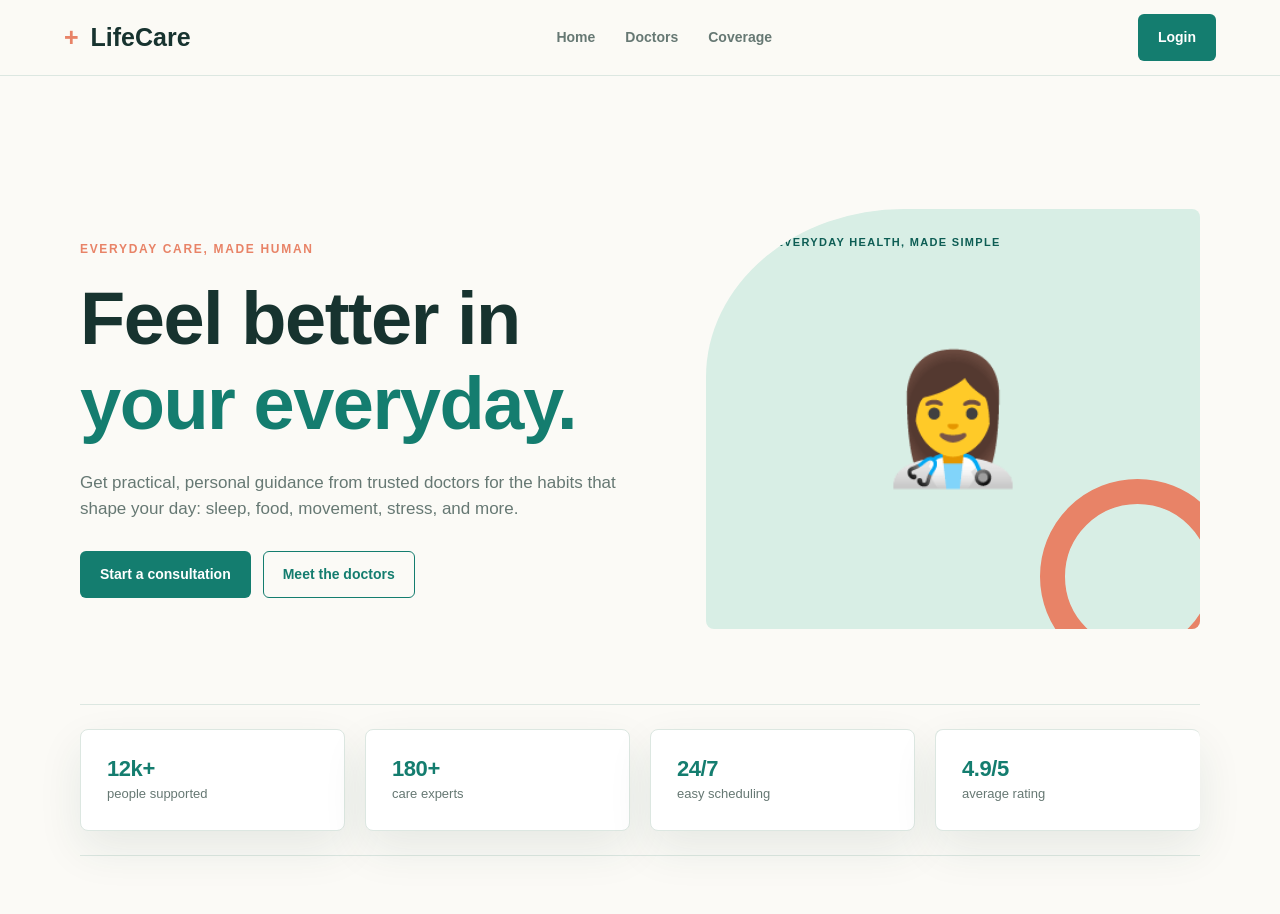
<file: index.html>
<!DOCTYPE html>
<html lang="en">

<head>
    <meta charset="UTF-8">
    <meta name="viewport" content="width=device-width, initial-scale=1">

    <title>LifeCare | Everyday health guidance</title>

    <link rel="stylesheet" href="assets/css/style.css">
</head>

<body>

    <nav class="navbar">

        <a href="index.html" class="logo">
            LifeCare
        </a>

        <div class="nav-links">
            <a href="index.html">Home</a>
            <a href="doctors.html">Doctors</a>
            <a href="coverage.html">Coverage</a>
        </div>

        <a href="login.html" class="btn btn-primary">
            Login
        </a>

    </nav>


    <div class="container">

        <section class="hero">

            <div class="hero-content">

                <div class="eyebrow">Everyday care, made human</div>

                <h1>
                    Feel better in<br>
                    <span>your everyday.</span>
                </h1>

                <p>
                    Get practical, personal guidance from trusted doctors for the habits
                    that shape your day: sleep, food, movement, stress, and more.
                </p>

                <div class="button-row">
                    <a href="register.html" class="btn btn-primary">Start a consultation</a>
                    <a href="doctors.html" class="btn btn-secondary">Meet the doctors</a>
                </div>

            </div>


            <div class="hero-image">
                👩‍⚕️
            </div>

        </section>


        <div class="grid grid-4 stats-strip">

            <div class="card stat-card">
                <h2>12k+</h2>
                <p>people supported</p>
            </div>

            <div class="card stat-card">
                <h2>180+</h2>
                <p>care experts</p>
            </div>

            <div class="card stat-card">
                <h2>24/7</h2>
                <p>easy scheduling</p>
            </div>

            <div class="card stat-card">
                <h2>4.9/5</h2>
                <p>average rating</p>
            </div>

        </div>

    </div>

</body>

</html>
</file>
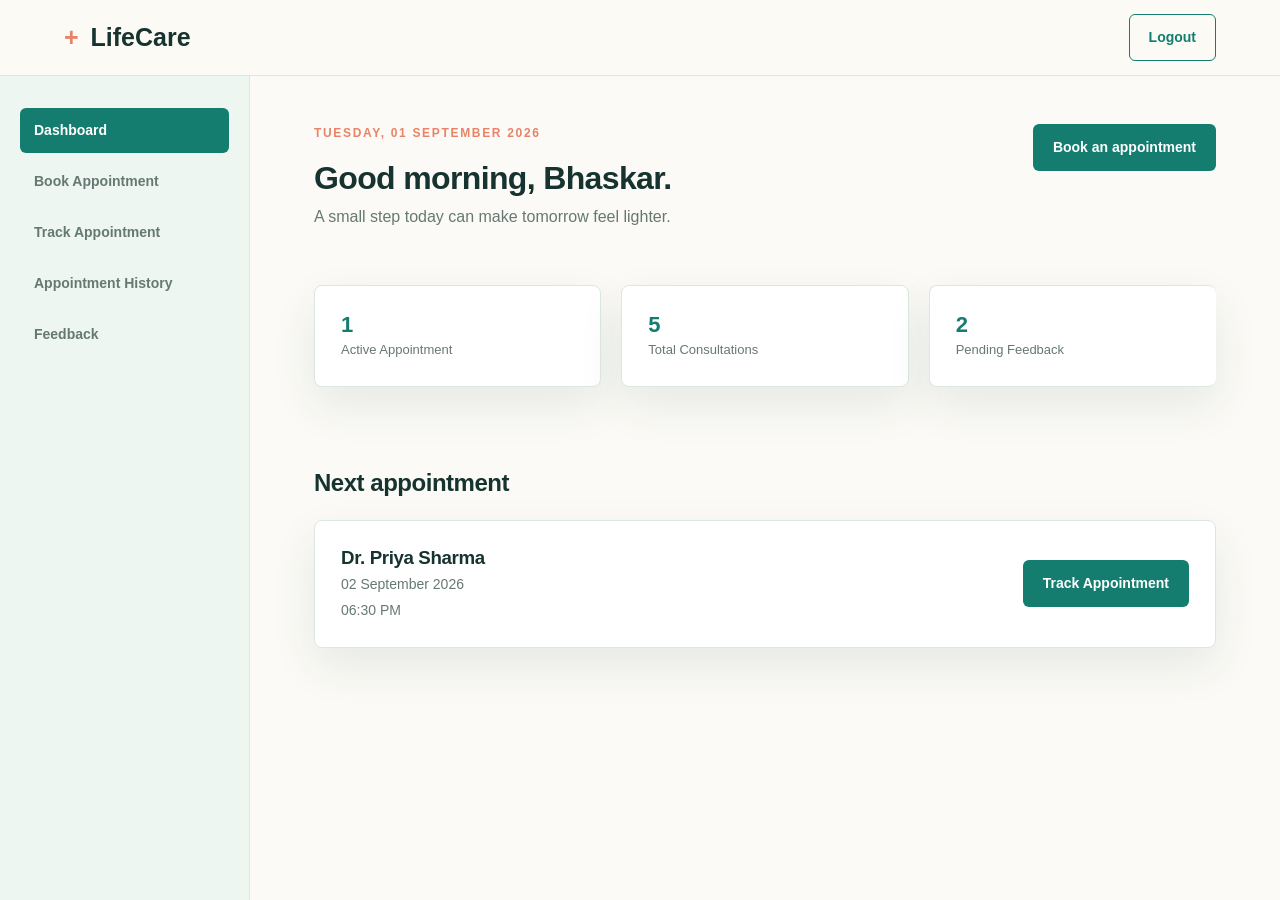
<file: dashboard/index.html>
<!DOCTYPE html>
<html lang="en">

<head>

    <meta charset="UTF-8">
    <meta name="viewport" content="width=device-width">

    <title>User Dashboard</title>

    <link rel="stylesheet" href="../assets/css/style.css">

</head>

<body>

    <nav class="navbar">

        <a href="../index.html" class="logo">
            LifeCare
        </a>

        <a href="../index.html" class="btn btn-secondary">
            Logout
        </a>

    </nav>


    <div class="dashboard-layout">

        <aside class="sidebar">

            <a href="index.html" class="active">
                Dashboard
            </a>

            <a href="book-appointment.html">
                Book Appointment
            </a>

            <a href="track-appointment.html">
                Track Appointment
            </a>

            <a href="appointment-history.html">
                Appointment History
            </a>

            <a href="feedback.html">
                Feedback
            </a>

        </aside>


        <main class="dashboard-content">

            <div class="dashboard-heading">
                <div>
                    <div class="eyebrow">Tuesday, 01 September 2026</div>
                    <h1>Good morning, Bhaskar.</h1>
                    <p>A small step today can make tomorrow feel lighter.</p>
                </div>
                <a href="book-appointment.html" class="btn btn-primary">Book an appointment</a>
            </div>

            <br>

            <div class="grid grid-3">

                <div class="card stat-card">

                    <h2>1</h2>

                    <p>Active Appointment</p>

                </div>


                <div class="card stat-card">

                    <h2>5</h2>

                    <p>Total Consultations</p>

                </div>


                <div class="card stat-card">

                    <h2>2</h2>

                    <p>Pending Feedback</p>

                </div>

            </div>


            <br><br>


            <h2>Next appointment</h2>

            <br>


            <div class="card appointment-card">

                <div>

                    <h3>Dr. Priya Sharma</h3>

                    <p>02 September 2026</p>

                    <p>06:30 PM</p>

                </div>


                <a href="track-appointment.html" class="btn btn-primary">

                    Track Appointment

                </a>

            </div>

        </main>

    </div>

</body>

</html>
</file>
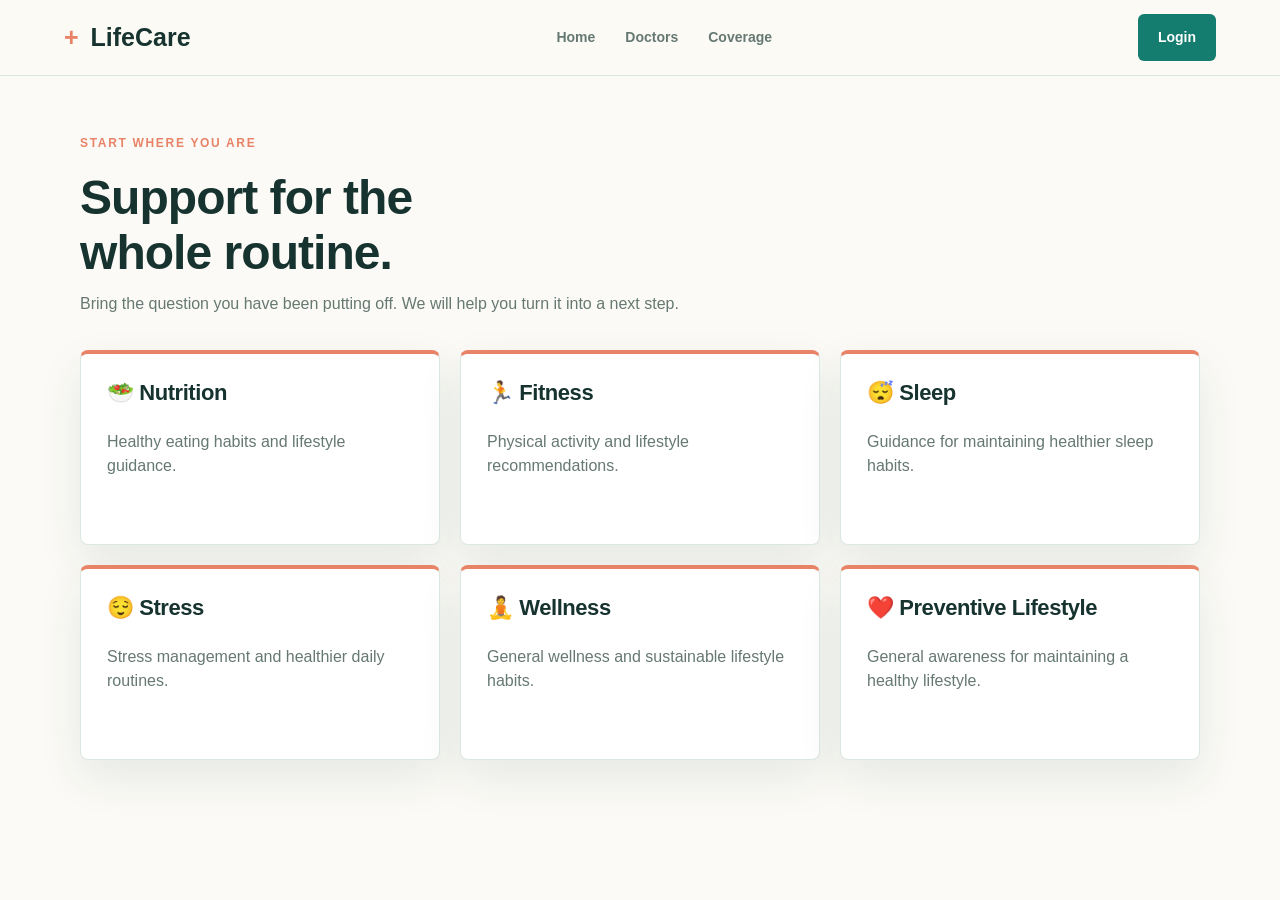
<file: coverage.html>
<!DOCTYPE html>
<html lang="en">

<head>

    <meta charset="UTF-8">
    <meta name="viewport" content="width=device-width">

    <title>Areas of Coverage</title>

    <link rel="stylesheet" href="assets/css/style.css">

</head>

<body>

    <nav class="navbar">

        <a href="index.html" class="logo">
            LifeCare
        </a>

        <div class="nav-links">
            <a href="index.html">Home</a>
            <a href="doctors.html">Doctors</a>
            <a href="coverage.html">Coverage</a>
        </div>

        <a href="login.html" class="btn btn-primary">
            Login
        </a>

    </nav>


    <div class="container">

        <div class="section-title">

            <div class="eyebrow">Start where you are</div>
            <h1>Support for the<br>whole routine.</h1>

            <p>
                Bring the question you have been putting off. We will help you turn it into a next step.
            </p>

        </div>


        <div class="grid grid-3">

            <div class="card service-card">
                <h2>🥗 Nutrition</h2>
                <br>
                <p>Healthy eating habits and lifestyle guidance.</p>
            </div>

            <div class="card service-card">
                <h2>🏃 Fitness</h2>
                <br>
                <p>Physical activity and lifestyle recommendations.</p>
            </div>

            <div class="card service-card">
                <h2>😴 Sleep</h2>
                <br>
                <p>Guidance for maintaining healthier sleep habits.</p>
            </div>

            <div class="card service-card">
                <h2>😌 Stress</h2>
                <br>
                <p>Stress management and healthier daily routines.</p>
            </div>

            <div class="card service-card">
                <h2>🧘 Wellness</h2>
                <br>
                <p>General wellness and sustainable lifestyle habits.</p>
            </div>

            <div class="card service-card">
                <h2>❤️ Preventive Lifestyle</h2>
                <br>
                <p>General awareness for maintaining a healthy lifestyle.</p>
            </div>

        </div>

    </div>

</body>

</html>
</file>
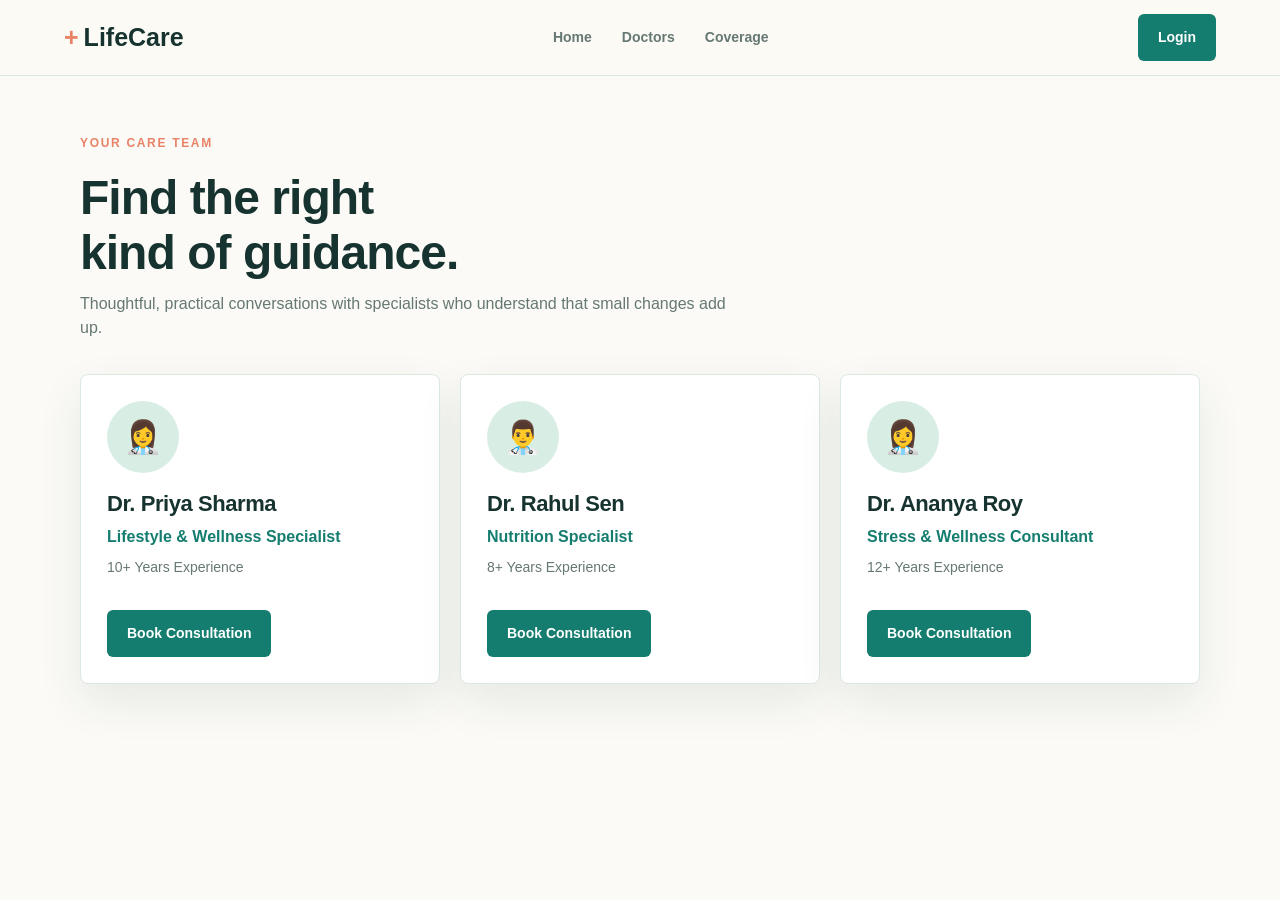
<file: doctors.html>
<!DOCTYPE html>
<html lang="en">

<head>
    <meta charset="UTF-8">
    <meta name="viewport" content="width=device-width">

    <title>Available Doctors</title>

    <link rel="stylesheet" href="assets/css/style.css">
</head>

<body>

    <nav class="navbar">

        <a href="index.html" class="logo">LifeCare</a>

        <div class="nav-links">
            <a href="index.html">Home</a>
            <a href="doctors.html">Doctors</a>
            <a href="coverage.html">Coverage</a>
        </div>

        <a href="login.html" class="btn btn-primary">
            Login
        </a>

    </nav>


    <div class="container">

        <div class="section-title">

            <div class="eyebrow">Your care team</div>
            <h1>Find the right<br>kind of guidance.</h1>

            <p>
                Thoughtful, practical conversations with specialists who understand that small changes add up.
            </p>

        </div>


        <div class="grid grid-3">

            <div class="card doctor-card">

                <div class="doctor-avatar">👩‍⚕️</div>

                <h2>Dr. Priya Sharma</h2>

                <p class="speciality">
                    Lifestyle & Wellness Specialist
                </p>

                <p class="experience">
                    10+ Years Experience
                </p>

                <a href="login.html" class="btn btn-primary">
                    Book Consultation
                </a>

            </div>


            <div class="card doctor-card">

                <div class="doctor-avatar">👨‍⚕️</div>

                <h2>Dr. Rahul Sen</h2>

                <p class="speciality">
                    Nutrition Specialist
                </p>

                <p class="experience">
                    8+ Years Experience
                </p>

                <a href="login.html" class="btn btn-primary">
                    Book Consultation
                </a>

            </div>


            <div class="card doctor-card">

                <div class="doctor-avatar">👩‍⚕️</div>

                <h2>Dr. Ananya Roy</h2>

                <p class="speciality">
                    Stress & Wellness Consultant
                </p>

                <p class="experience">
                    12+ Years Experience
                </p>

                <a href="login.html" class="btn btn-primary">
                    Book Consultation
                </a>

            </div>

        </div>

    </div>

</body>

</html>
</file>
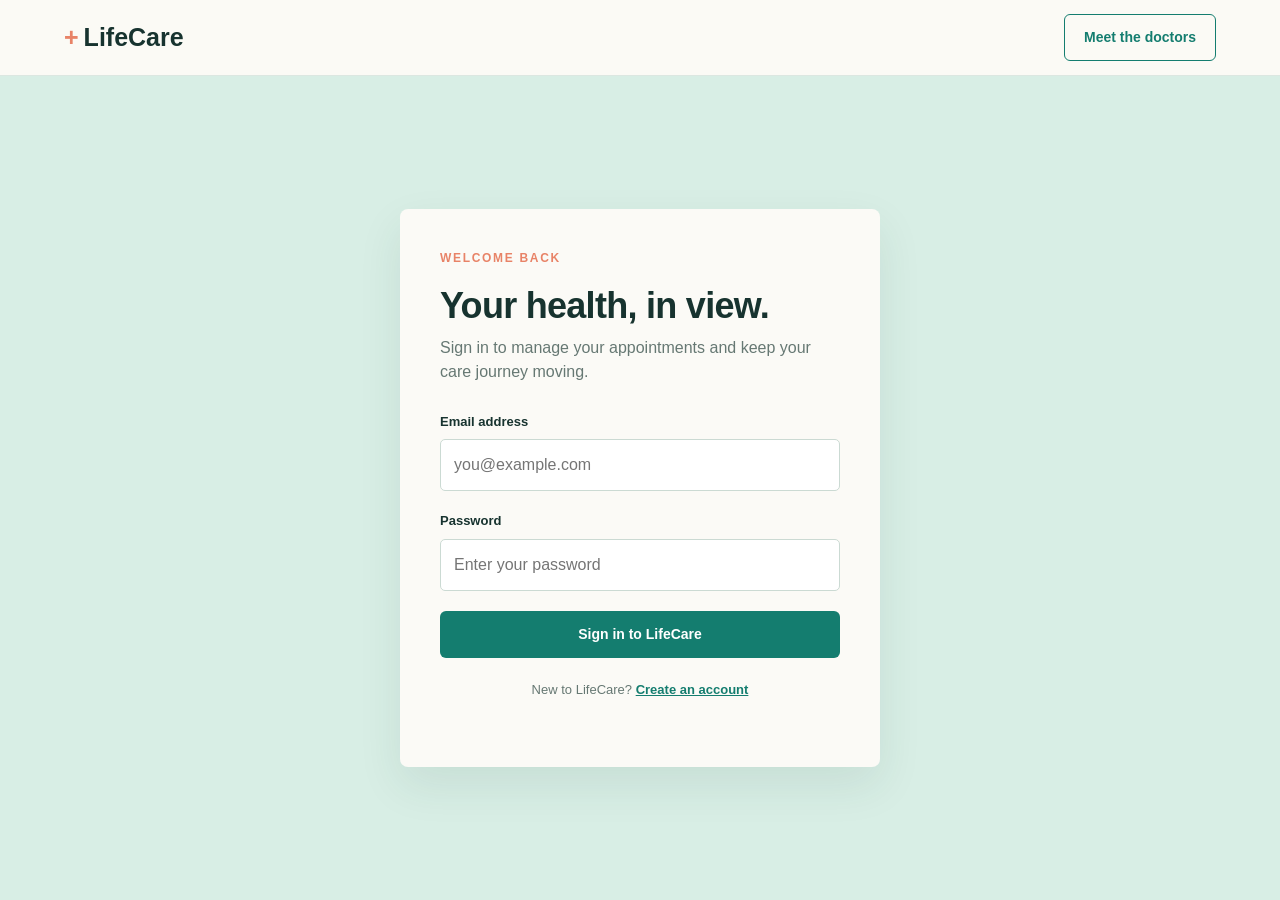
<file: login.html>
<!DOCTYPE html>
<html lang="en">
<head>
	<meta charset="UTF-8">
	<meta name="viewport" content="width=device-width, initial-scale=1">
	<title>Sign in | LifeCare</title>
	<link rel="stylesheet" href="assets/css/style.css">
</head>
<body>
	<nav class="navbar"><a href="index.html" class="logo">LifeCare</a><a href="doctors.html" class="btn btn-secondary">Meet the doctors</a></nav>
	<main class="auth-shell">
		<section class="auth-card">
			<div class="eyebrow">Welcome back</div>
			<h1>Your health, in view.</h1>
			<p>Sign in to manage your appointments and keep your care journey moving.</p>
			<form>
				<div class="form-group"><label for="email">Email address</label><input id="email" type="email" placeholder="you@example.com"></div>
				<div class="form-group"><label for="password">Password</label><input id="password" type="password" placeholder="Enter your password"></div>
				<a href="dashboard/index.html" class="btn btn-primary">Sign in to LifeCare</a>
			</form>
			<p class="auth-switch">New to LifeCare? <a href="register.html">Create an account</a></p>
		</section>
	</main>
</body>
</html>
</file>
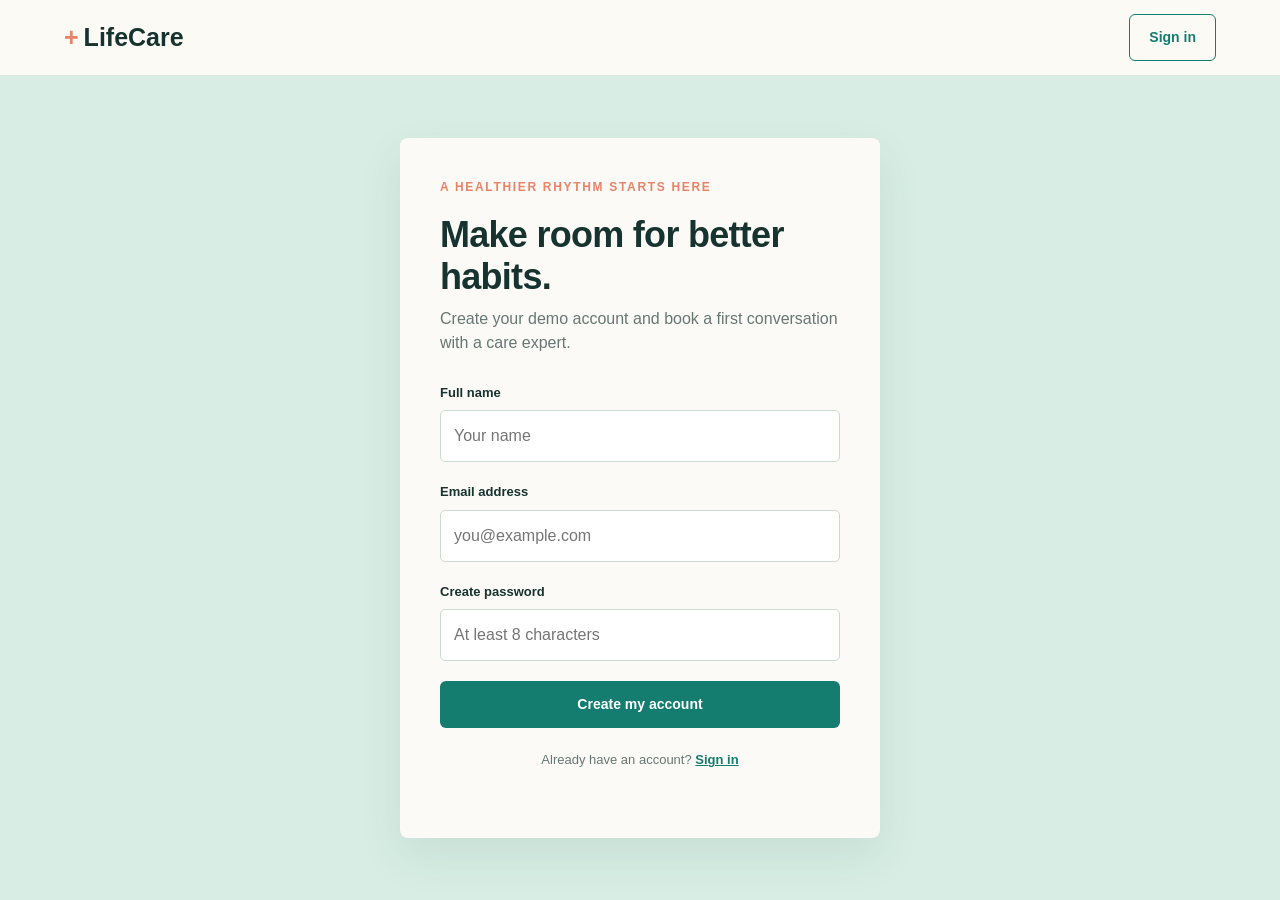
<file: register.html>
<!DOCTYPE html>
<html lang="en">
<head>
	<meta charset="UTF-8">
	<meta name="viewport" content="width=device-width, initial-scale=1">
	<title>Create account | LifeCare</title>
	<link rel="stylesheet" href="assets/css/style.css">
</head>
<body>
	<nav class="navbar"><a href="index.html" class="logo">LifeCare</a><a href="login.html" class="btn btn-secondary">Sign in</a></nav>
	<main class="auth-shell">
		<section class="auth-card">
			<div class="eyebrow">A healthier rhythm starts here</div>
			<h1>Make room for better habits.</h1>
			<p>Create your demo account and book a first conversation with a care expert.</p>
			<form>
				<div class="form-group"><label for="name">Full name</label><input id="name" type="text" placeholder="Your name"></div>
				<div class="form-group"><label for="email">Email address</label><input id="email" type="email" placeholder="you@example.com"></div>
				<div class="form-group"><label for="password">Create password</label><input id="password" type="password" placeholder="At least 8 characters"></div>
				<a href="dashboard/index.html" class="btn btn-primary">Create my account</a>
			</form>
			<p class="auth-switch">Already have an account? <a href="login.html">Sign in</a></p>
		</section>
	</main>
</body>
</html>
</file>
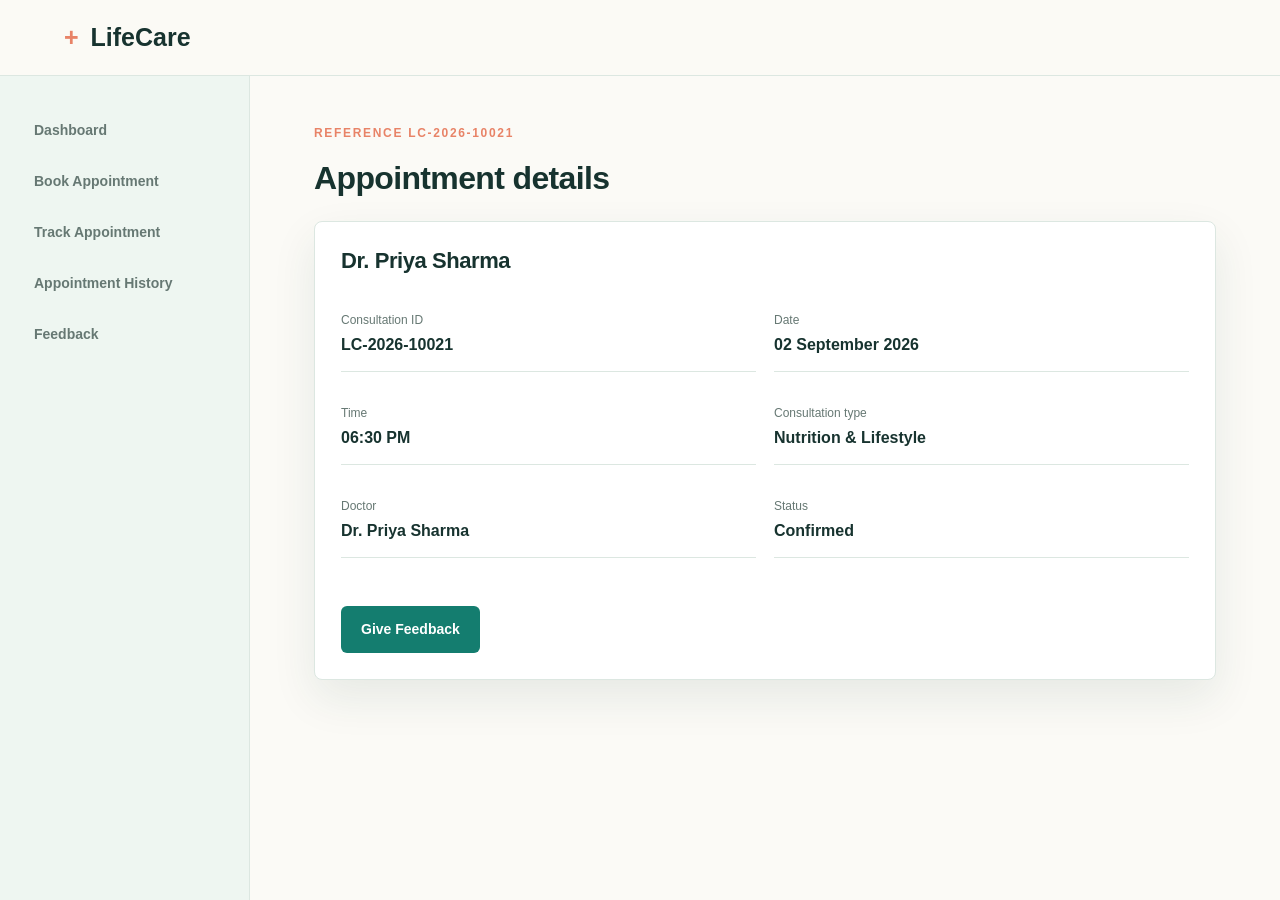
<file: dashboard/appointment-details.html>
<!DOCTYPE html>
<html lang="en">

<head>

    <meta charset="UTF-8">

    <meta name="viewport" content="width=device-width">

    <title>Appointment Details</title>

    <link rel="stylesheet" href="../assets/css/style.css">

</head>

<body>

    <nav class="navbar">

        <a href="../index.html" class="logo">

            LifeCare

        </a>

    </nav>


    <div class="dashboard-layout">

        <aside class="sidebar">

            <a href="index.html">
                Dashboard
            </a>

            <a href="book-appointment.html">
                Book Appointment
            </a>

            <a href="track-appointment.html">
                Track Appointment
            </a>

            <a href="appointment-history.html">
                Appointment History
            </a>

            <a href="feedback.html">
                Feedback
            </a>

        </aside>


        <main class="dashboard-content">

            <div class="eyebrow">Reference LC-2026-10021</div>
            <h1>Appointment details</h1>

            <br>


            <div class="card">

                <h2>
                    Dr. Priya Sharma
                </h2>

                <dl class="details-list">
                    <div><dt>Consultation ID</dt><dd>LC-2026-10021</dd></div>
                    <div><dt>Date</dt><dd>02 September 2026</dd></div>
                    <div><dt>Time</dt><dd>06:30 PM</dd></div>
                    <div><dt>Consultation type</dt><dd>Nutrition & Lifestyle</dd></div>
                    <div><dt>Doctor</dt><dd>Dr. Priya Sharma</dd></div>
                    <div><dt>Status</dt><dd>Confirmed</dd></div>
                </dl>

                <br>

                <a href="feedback.html" class="btn btn-primary">

                    Give Feedback

                </a>

            </div>

        </main>

    </div>

</body>

</html>
</file>
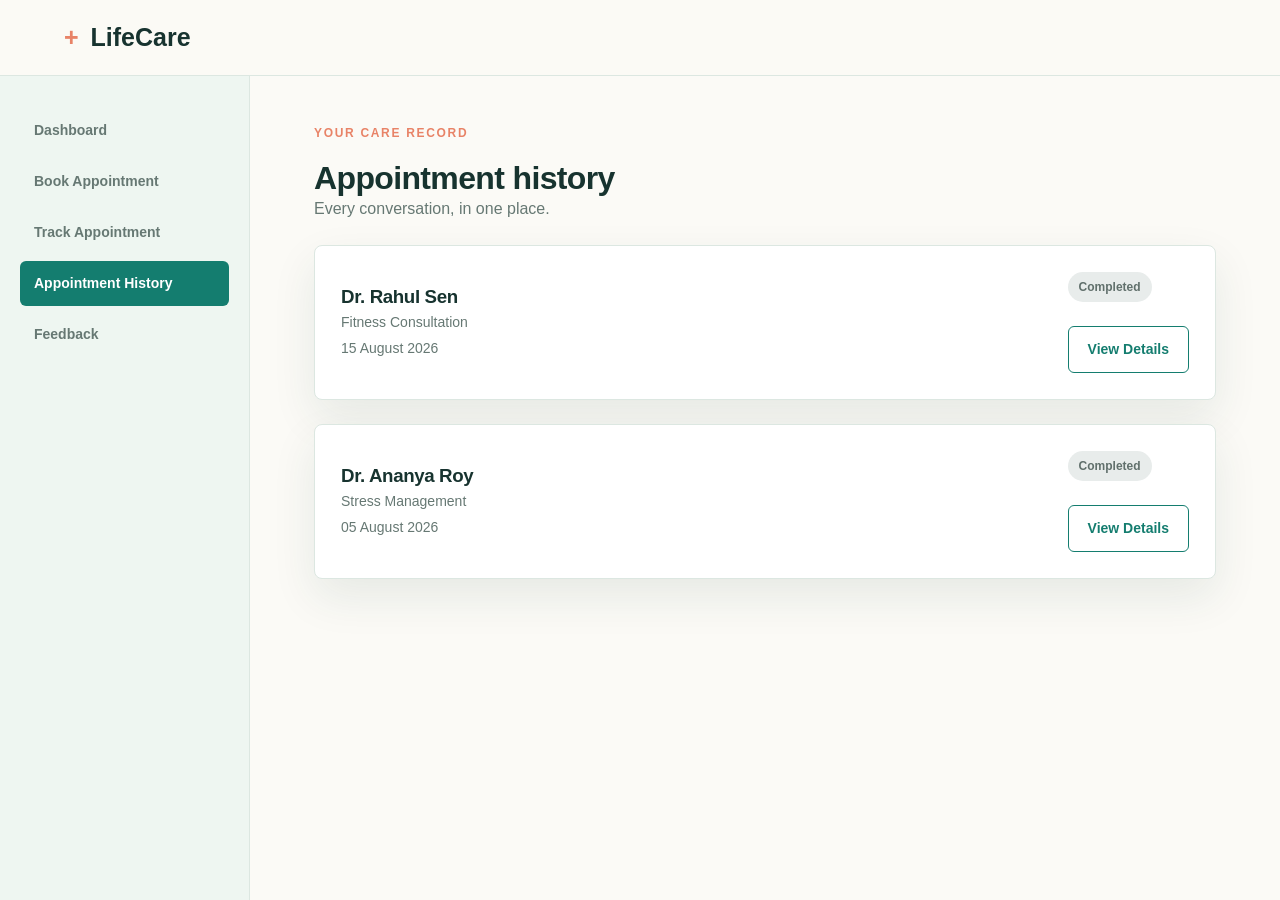
<file: dashboard/appointment-history.html>
<!DOCTYPE html>
<html lang="en">

<head>

    <meta charset="UTF-8">

    <meta name="viewport" content="width=device-width">

    <title>Appointment History</title>

    <link rel="stylesheet" href="../assets/css/style.css">

</head>

<body>

    <nav class="navbar">

        <a href="../index.html" class="logo">

            LifeCare

        </a>

    </nav>


    <div class="dashboard-layout">

        <aside class="sidebar">

            <a href="index.html">
                Dashboard
            </a>

            <a href="book-appointment.html">
                Book Appointment
            </a>

            <a href="track-appointment.html">
                Track Appointment
            </a>

            <a href="appointment-history.html" class="active">

                Appointment History

            </a>

            <a href="feedback.html">
                Feedback
            </a>

        </aside>


        <main class="dashboard-content">

            <div class="eyebrow">Your care record</div>
            <h1>Appointment history</h1>
            <p>Every conversation, in one place.</p>

            <br>


            <div class="card appointment-card">

                <div>

                    <h3>Dr. Rahul Sen</h3>

                    <p>
                        Fitness Consultation
                    </p>

                    <p>
                        15 August 2026
                    </p>

                </div>


                <div>

                    <span class="status status-completed">
                        Completed
                    </span>

                    <br><br>

                    <a href="appointment-details.html" class="btn btn-secondary">

                        View Details

                    </a>

                </div>

            </div>


            <br>


            <div class="card appointment-card">

                <div>

                    <h3>Dr. Ananya Roy</h3>

                    <p>
                        Stress Management
                    </p>

                    <p>
                        05 August 2026
                    </p>

                </div>


                <div>

                    <span class="status status-completed">
                        Completed
                    </span>

                    <br><br>

                    <a href="appointment-details.html" class="btn btn-secondary">

                        View Details

                    </a>

                </div>

            </div>

        </main>

    </div>

</body>

</html>
</file>
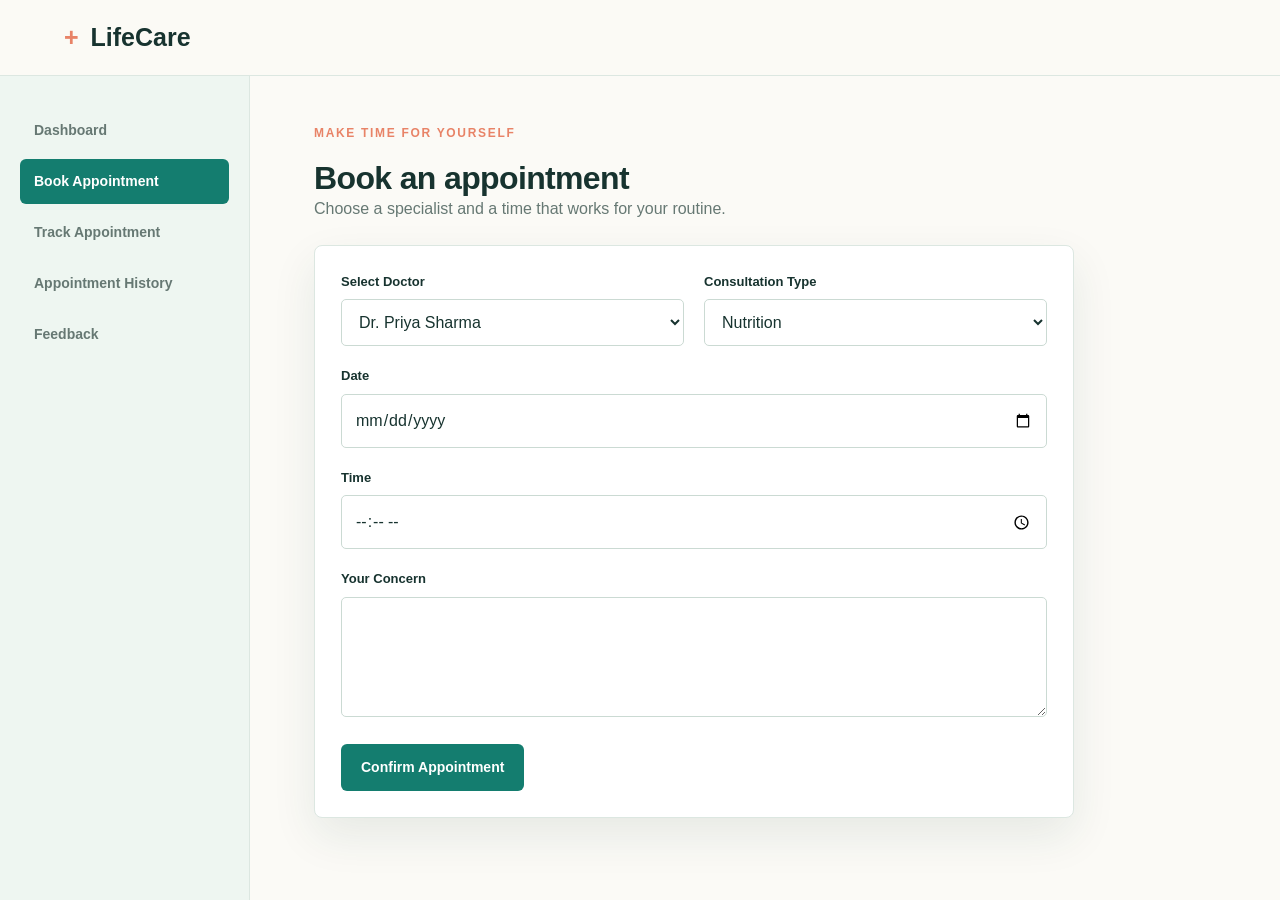
<file: dashboard/book-appointment.html>
<!DOCTYPE html>
<html lang="en">

<head>

    <meta charset="UTF-8">

    <meta name="viewport" content="width=device-width">

    <title>Book Appointment</title>

    <link rel="stylesheet" href="../assets/css/style.css">

</head>

<body>

    <nav class="navbar">

        <a href="../index.html" class="logo">

            LifeCare

        </a>

    </nav>


    <div class="dashboard-layout">

        <aside class="sidebar">

            <a href="index.html">
                Dashboard
            </a>

            <a href="book-appointment.html" class="active">

                Book Appointment

            </a>

            <a href="track-appointment.html">
                Track Appointment
            </a>

            <a href="appointment-history.html">
                Appointment History
            </a>

            <a href="feedback.html">
                Feedback
            </a>

        </aside>


        <main class="dashboard-content">

            <div class="eyebrow">Make time for yourself</div>
            <h1>Book an appointment</h1>
            <p>Choose a specialist and a time that works for your routine.</p>

            <br>


            <div class="card form-container">

                <div class="form-grid">

                <div class="form-group">

                    <label>Select Doctor</label>

                    <select>

                        <option>Dr. Priya Sharma</option>

                        <option>Dr. Rahul Sen</option>

                        <option>Dr. Ananya Roy</option>

                    </select>

                </div>


                <div class="form-group">

                    <label>Consultation Type</label>

                    <select>

                        <option>Nutrition</option>

                        <option>Fitness</option>

                        <option>Wellness</option>

                        <option>Stress Management</option>

                    </select>

                </div>

                </div>


                <div class="form-group">

                    <label>Date</label>

                    <input type="date">

                </div>


                <div class="form-group">

                    <label>Time</label>

                    <input type="time">

                </div>


                <div class="form-group">

                    <label>Your Concern</label>

                    <textarea placeholder="Describe your concern...">
                </textarea>

                </div>


                <a href="track-appointment.html" class="btn btn-primary">

                    Confirm Appointment

                </a>

            </div>

        </main>

    </div>

</body>

</html>
</file>
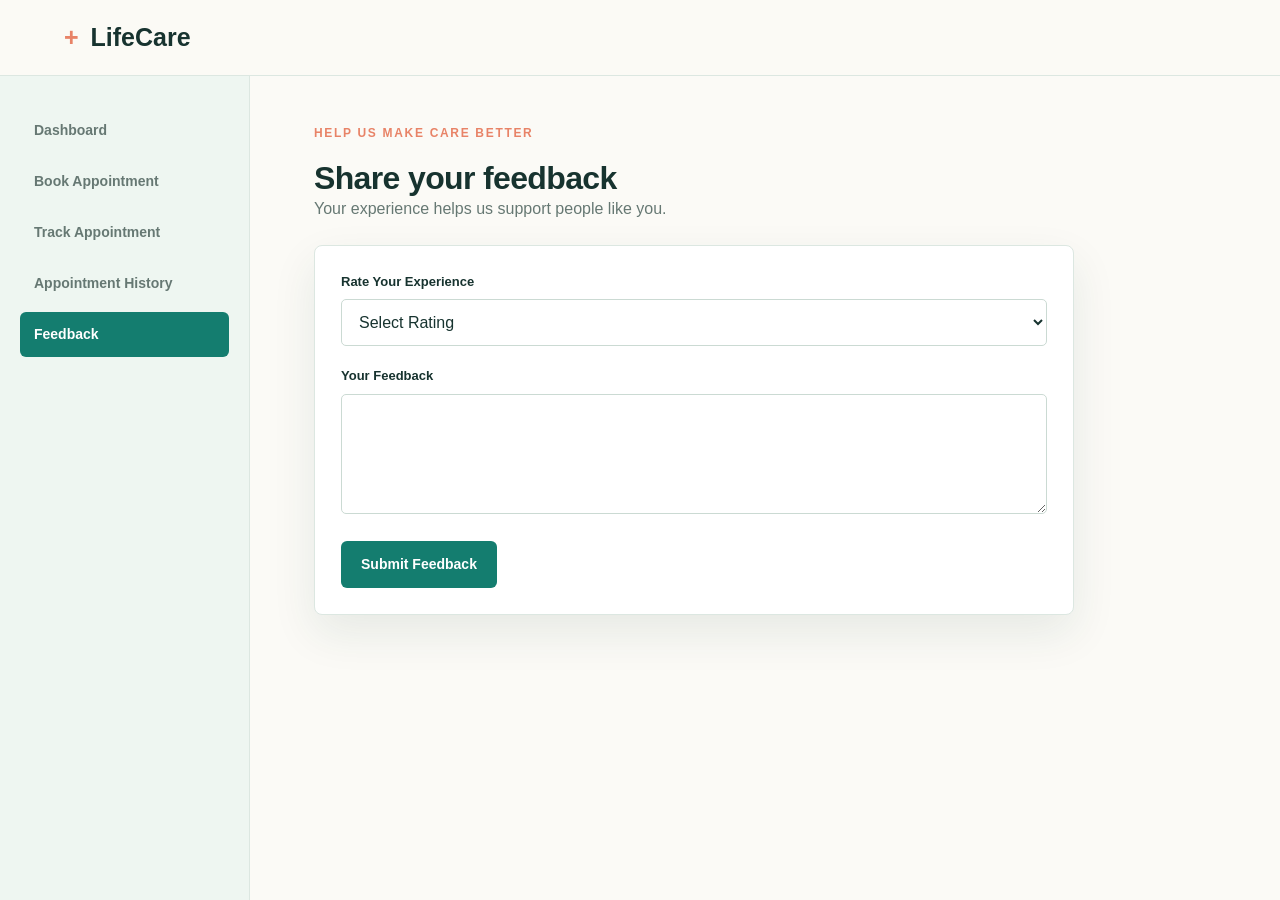
<file: dashboard/feedback.html>
<!DOCTYPE html>
<html lang="en">

<head>

    <meta charset="UTF-8">

    <meta name="viewport" content="width=device-width">

    <title>Feedback</title>

    <link rel="stylesheet" href="../assets/css/style.css">

</head>

<body>

    <nav class="navbar">

        <a href="../index.html" class="logo">

            LifeCare

        </a>

    </nav>


    <div class="dashboard-layout">

        <aside class="sidebar">

            <a href="index.html">
                Dashboard
            </a>

            <a href="book-appointment.html">
                Book Appointment
            </a>

            <a href="track-appointment.html">
                Track Appointment
            </a>

            <a href="appointment-history.html">
                Appointment History
            </a>

            <a href="feedback.html" class="active">

                Feedback
            </a>

        </aside>


        <main class="dashboard-content">

            <div class="eyebrow">Help us make care better</div>
            <h1>Share your feedback</h1>
            <p>Your experience helps us support people like you.</p>

            <br>


            <div class="card form-container">

                <div class="form-group">

                    <label>
                        Rate Your Experience
                    </label>

                    <select>

                        <option>
                            Select Rating
                        </option>

                        <option>
                            ⭐⭐⭐⭐⭐ Excellent
                        </option>

                        <option>
                            ⭐⭐⭐⭐ Good
                        </option>

                        <option>
                            ⭐⭐⭐ Average
                        </option>

                        <option>
                            ⭐⭐ Poor
                        </option>

                    </select>

                </div>


                <div class="form-group">

                    <label>
                        Your Feedback
                    </label>

                    <textarea placeholder="Write your feedback...">
                </textarea>

                </div>


                <button class="btn btn-primary">

                    Submit Feedback

                </button>

            </div>

        </main>

    </div>

</body>

</html>
</file>
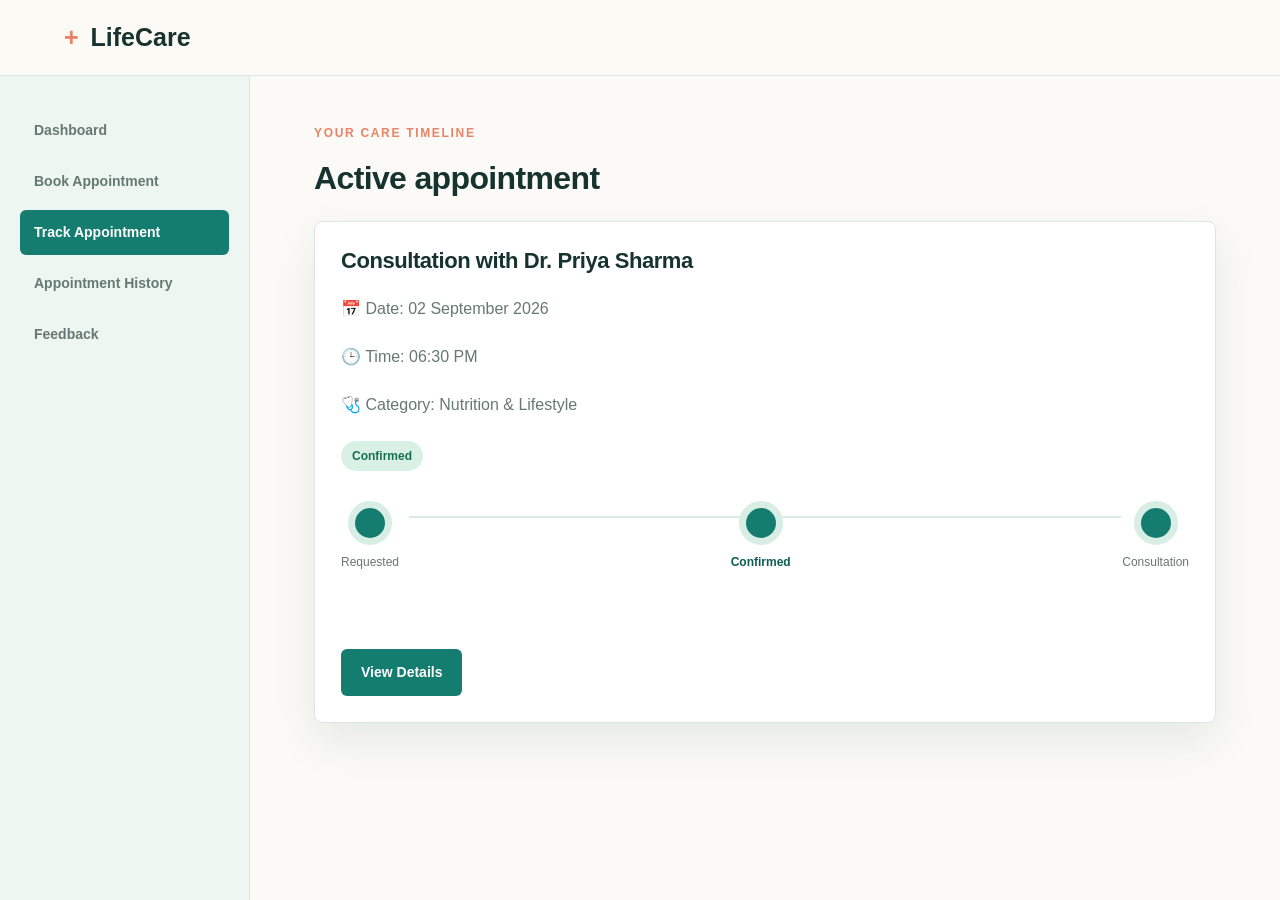
<file: dashboard/track-appointment.html>
<!DOCTYPE html>
<html lang="en">

<head>

    <meta charset="UTF-8">

    <meta name="viewport" content="width=device-width">

    <title>Track Appointment</title>

    <link rel="stylesheet" href="../assets/css/style.css">

</head>

<body>

    <nav class="navbar">

        <a href="../index.html" class="logo">

            LifeCare

        </a>

    </nav>


    <div class="dashboard-layout">

        <aside class="sidebar">

            <a href="index.html">
                Dashboard
            </a>

            <a href="book-appointment.html">
                Book Appointment
            </a>

            <a href="track-appointment.html" class="active">

                Track Appointment

            </a>

            <a href="appointment-history.html">
                Appointment History
            </a>

            <a href="feedback.html">
                Feedback
            </a>

        </aside>


        <main class="dashboard-content">

            <div class="eyebrow">Your care timeline</div>
            <h1>Active appointment</h1>

            <br>


            <div class="card">

                <h2>
                    Consultation with Dr. Priya Sharma
                </h2>

                <br>

                <p>
                    📅 Date: 02 September 2026
                </p>

                <br>

                <p>
                    🕒 Time: 06:30 PM
                </p>

                <br>

                <p>
                    🩺 Category: Nutrition & Lifestyle
                </p>

                <br>

                <span class="status status-confirmed">
                    Confirmed
                </span>

                <div class="progress-line">
                    <div class="progress-step">Requested</div>
                    <div class="progress-step current">Confirmed</div>
                    <div class="progress-step">Consultation</div>
                </div>

                <br><br>

                <a href="appointment-details.html" class="btn btn-primary">

                    View Details

                </a>

            </div>

        </main>

    </div>

</body>

</html>
</file>
<file: assets/css/style.css>
:root {
    --ink: #17332f;
    --muted: #667873;
    --paper: #fbfaf6;
    --panel: #ffffff;
    --mint: #d8eee5;
    --teal: #147d6f;
    --teal-dark: #0d5d54;
    --coral: #e88367;
    --line: #dce7e1;
    --shadow: 0 18px 45px rgba(24, 67, 58, .09);
}

* { margin: 0; padding: 0; box-sizing: border-box; }

body {
    background: var(--paper);
    color: var(--ink);
    font-family: "Trebuchet MS", "Segoe UI", sans-serif;
    line-height: 1.5;
}

h1, h2, h3 { line-height: 1.15; letter-spacing: -.02em; }
p { color: var(--muted); }

.navbar {
    height: 76px;
    background: rgba(251, 250, 246, .94);
    display: flex;
    align-items: center;
    justify-content: space-between;
    padding: 0 max(5vw, 24px);
    border-bottom: 1px solid var(--line);
    position: relative;
    z-index: 2;
}

.logo { color: var(--ink); font-size: 25px; font-weight: 800; text-decoration: none; }
.logo::before { content: "+"; color: var(--coral); margin-right: 5px; }
.nav-links { display: flex; gap: 30px; }
.nav-links a { color: var(--muted); text-decoration: none; font-size: 14px; font-weight: 700; }
.nav-links a:hover { color: var(--teal); }

.btn { display: inline-block; padding: 12px 19px; border: 1px solid transparent; border-radius: 6px; text-decoration: none; cursor: pointer; font: inherit; font-weight: 800; font-size: 14px; }
.btn-primary { background: var(--teal); color: #fff; }
.btn-primary:hover { background: var(--teal-dark); }
.btn-secondary { background: transparent; color: var(--teal); border-color: var(--teal); }

.container { width: min(1120px, 90%); margin: auto; padding: 58px 0; }
.hero { min-height: 570px; display: grid; grid-template-columns: 1.05fr .95fr; align-items: center; gap: 80px; }
.eyebrow { color: var(--coral); font-size: 12px; font-weight: 900; letter-spacing: .14em; text-transform: uppercase; margin-bottom: 18px; }
.hero h1 { font-size: clamp(43px, 6vw, 74px); max-width: 680px; }
.hero h1 span { color: var(--teal); }
.hero p { max-width: 540px; margin: 24px 0 30px; font-size: 17px; }
.button-row { display: flex; gap: 12px; flex-wrap: wrap; }
.hero-image { min-height: 420px; border-radius: 40% 8px 8px 8px; background: var(--mint); display: grid; place-items: center; position: relative; overflow: hidden; font-size: 125px; }
.hero-image::before { content: "YOUR EVERYDAY HEALTH, MADE SIMPLE"; position: absolute; top: 25px; left: 28px; color: var(--teal-dark); font-size: 11px; letter-spacing: .12em; font-weight: 900; }
.hero-image::after { content: ""; position: absolute; width: 145px; height: 145px; right: -35px; bottom: -45px; border: 25px solid var(--coral); border-radius: 50%; }
.stats-strip { border-top: 1px solid var(--line); border-bottom: 1px solid var(--line); padding: 24px 0; }
.stat-card { padding: 5px 18px; border-right: 1px solid var(--line); }
.stat-card:last-child { border-right: 0; }
.stat-card h2 { color: var(--teal); font-size: 30px; }
.stat-card p { font-size: 13px; margin-top: 3px; }

.section-title { margin-bottom: 34px; max-width: 650px; }
.section-title h1 { font-size: 48px; margin-bottom: 12px; }
.section-title p { font-size: 16px; }
.grid { display: grid; gap: 20px; }
.grid-3 { grid-template-columns: repeat(3, 1fr); }
.grid-4 { grid-template-columns: repeat(4, 1fr); }
.card { background: var(--panel); padding: 26px; border: 1px solid var(--line); border-radius: 8px; box-shadow: var(--shadow); }
.card h2 { font-size: 22px; }
.doctor-card { min-height: 310px; display: flex; flex-direction: column; align-items: flex-start; }
.doctor-avatar { width: 72px; height: 72px; background: var(--mint); border-radius: 50%; display: grid; place-items: center; font-size: 32px; margin-bottom: 18px; }
.speciality { color: var(--teal); font-weight: 800; margin: 8px 0; }
.experience { font-size: 14px; margin-bottom: 22px; }
.doctor-card .btn { margin-top: auto; }
.service-card { min-height: 195px; border-top: 4px solid var(--coral); }
.service-icon { font-size: 28px; margin-bottom: 15px; }

.dashboard-layout { display: flex; min-height: calc(100vh - 76px); }
.sidebar { width: 250px; background: #eef6f1; padding: 32px 20px; border-right: 1px solid var(--line); flex-shrink: 0; }
.sidebar-label { color: var(--muted); font-size: 11px; font-weight: 900; letter-spacing: .14em; text-transform: uppercase; margin: 0 14px 16px; }
.sidebar a { display: block; padding: 12px 14px; text-decoration: none; color: var(--muted); border-radius: 6px; margin-bottom: 6px; font-size: 14px; font-weight: 800; }
.sidebar a:hover, .sidebar a.active { background: var(--teal); color: white; }
.dashboard-content { flex: 1; padding: 48px max(5vw, 28px); max-width: 1200px; }
.dashboard-heading { display: flex; justify-content: space-between; align-items: flex-start; gap: 20px; margin-bottom: 32px; }
.dashboard-heading p { margin-top: 8px; }
.dashboard-content > .grid { margin-bottom: 34px; }
.appointment-card { display: flex; justify-content: space-between; align-items: center; gap: 20px; }
.appointment-card p { margin-top: 5px; font-size: 14px; }
.status { display: inline-block; padding: 6px 11px; border-radius: 20px; font-size: 12px; font-weight: 900; }
.status-confirmed { background: #d9f1e5; color: #16704f; }
.status-completed { background: #e8eceb; color: #61706c; }
.details-list { display: grid; grid-template-columns: repeat(2, 1fr); gap: 18px; margin: 24px 0; }
.details-list div { padding: 14px 0; border-bottom: 1px solid var(--line); }
.details-list dt { color: var(--muted); font-size: 12px; margin-bottom: 4px; }
.details-list dd { font-weight: 800; }
.progress-line { display: flex; justify-content: space-between; margin: 30px 0; position: relative; }
.progress-line::before { content: ""; position: absolute; top: 15px; left: 8%; right: 8%; height: 2px; background: var(--mint); }
.progress-step { position: relative; text-align: center; font-size: 12px; color: var(--muted); }
.progress-step::before { content: ""; display: block; width: 30px; height: 30px; margin: 0 auto 8px; border-radius: 50%; background: var(--teal); border: 7px solid var(--mint); }
.progress-step.current { color: var(--teal-dark); font-weight: 900; }

.form-container { max-width: 760px; }
.form-grid { display: grid; grid-template-columns: 1fr 1fr; gap: 0 20px; }
.form-group { margin-bottom: 20px; }
.form-group.full { grid-column: 1 / -1; }
.form-group label { display: block; margin-bottom: 8px; font-size: 13px; font-weight: 800; }
input, select, textarea { width: 100%; padding: 13px; background: #fff; color: var(--ink); border: 1px solid #cbdad3; border-radius: 5px; font: inherit; }
textarea { min-height: 120px; resize: vertical; }
.auth-shell { min-height: calc(100vh - 76px); display: grid; place-items: center; padding: 50px 20px; background: var(--mint); }
.auth-card { width: min(480px, 100%); background: var(--paper); padding: 40px; border-radius: 8px; box-shadow: var(--shadow); }
.auth-card h1 { font-size: 36px; margin-bottom: 10px; }
.auth-card > p { margin-bottom: 28px; }
.auth-card .btn { width: 100%; text-align: center; }
.auth-switch { text-align: center; font-size: 13px; margin-top: 22px; }
.auth-switch a { color: var(--teal); font-weight: 800; }

@media (max-width: 900px) { .hero { grid-template-columns: 1fr; gap: 35px; } .hero-image { min-height: 290px; } .grid-3, .grid-4 { grid-template-columns: repeat(2, 1fr); } }
@media (max-width: 620px) { .navbar { padding: 0 20px; } .nav-links { display: none; } .container { padding: 40px 0; } .section-title h1 { font-size: 38px; } .grid-3, .grid-4, .form-grid, .details-list { grid-template-columns: 1fr; } .stat-card { border-right: 0; border-bottom: 1px solid var(--line); padding: 12px; } .stat-card:last-child { border-bottom: 0; } .sidebar { display: none; } .dashboard-content { padding: 34px 20px; } .dashboard-heading, .appointment-card { align-items: flex-start; flex-direction: column; } .auth-card { padding: 28px 22px; } }
</file>
